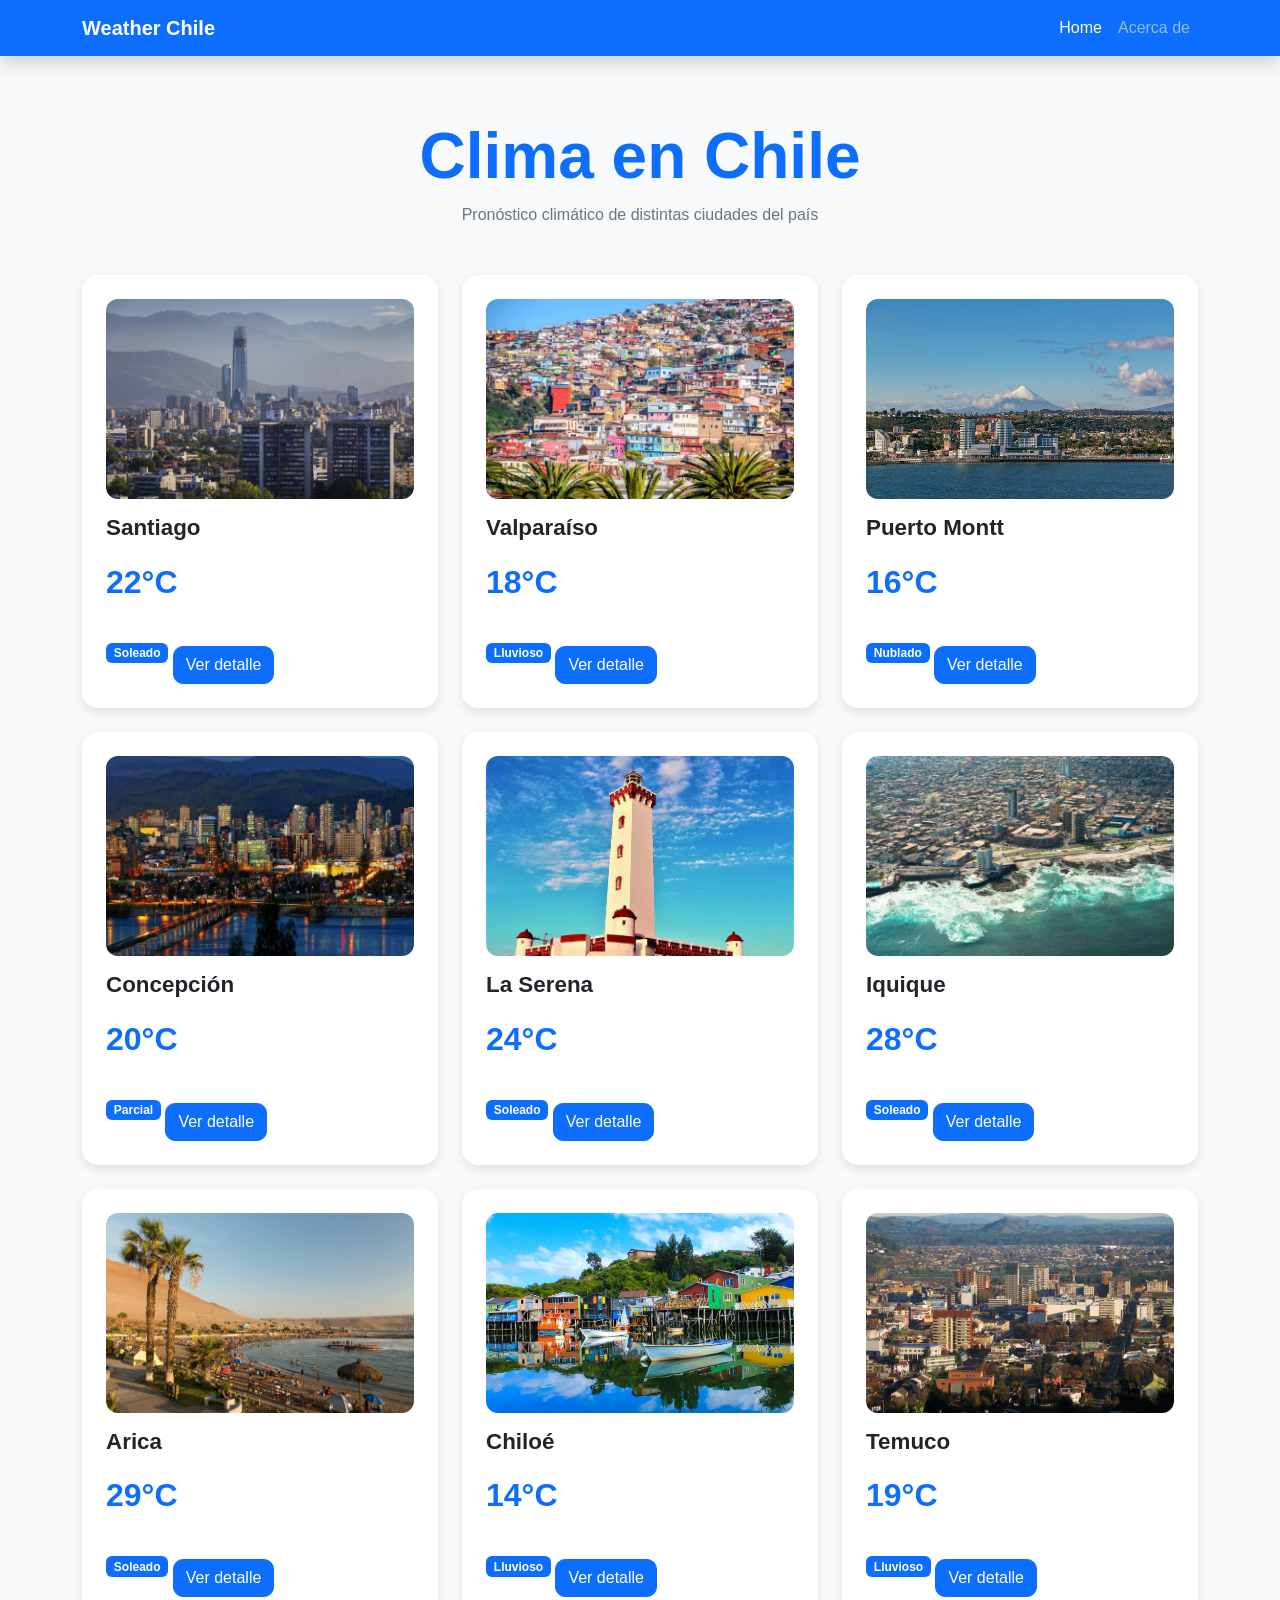
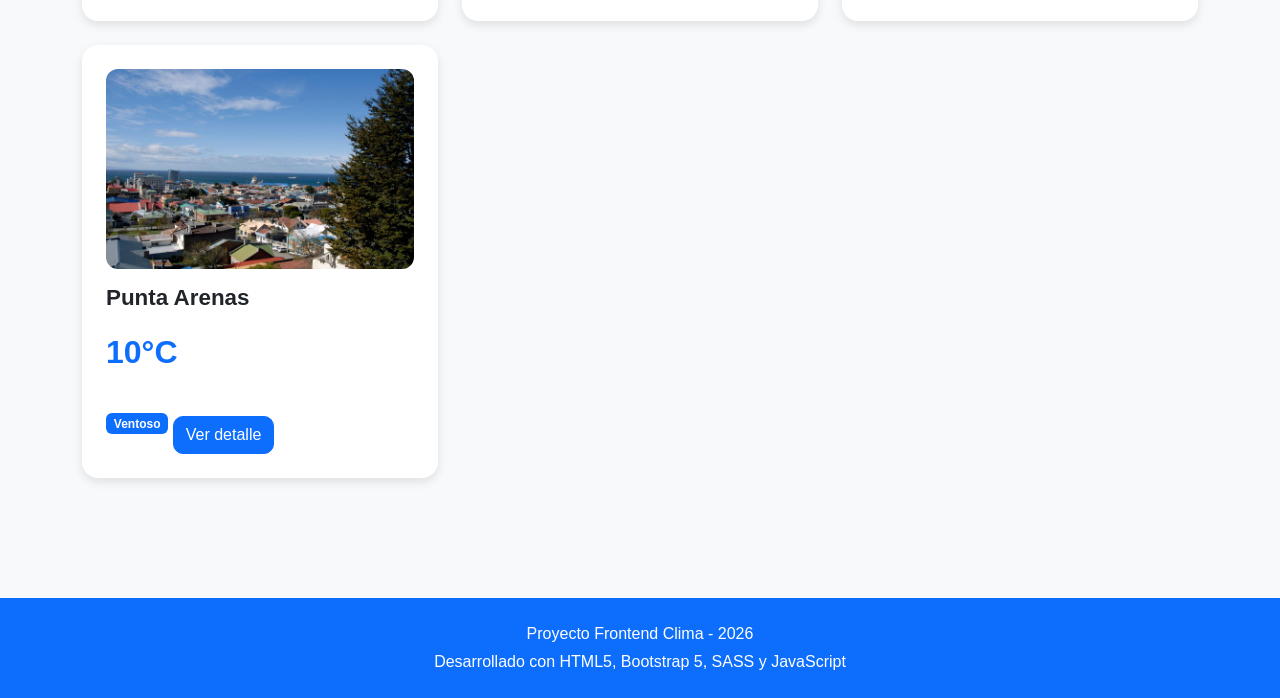
<file: index.html>
<!doctype html>
<html lang="es">
    <head>
        <meta charset="UTF-8" />
        <meta name="viewport" content="width=device-width, initial-scale=1.0" />

        <title>Weather Chile App</title>

        <link
            href="https://cdn.jsdelivr.net/npm/bootstrap@5.3.8/dist/css/bootstrap.min.css"
            rel="stylesheet"
            integrity="sha384-sRIl4kxILFvY47J16cr9ZwB07vP4J8+LH7qKQnuqkuIAvNWLzeN8tE5YBujZqJLB"
            crossorigin="anonymous"
        />

        <link rel="stylesheet" href="assets/css/main.css" />
    </head>

    <body class="weather-app">
        <header class="weather-app__header">
            <nav
                class="navbar navbar-expand-lg navbar-dark bg-primary fixed-top shadow"
            >
                <div class="container">
                    <a class="navbar-brand fw-bold" href="index.html">
                        Weather Chile
                    </a>

                    <button
                        class="navbar-toggler"
                        type="button"
                        data-bs-toggle="collapse"
                        data-bs-target="#navbarNav"
                    >
                        <span class="navbar-toggler-icon"></span>
                    </button>

                    <div class="collapse navbar-collapse" id="navbarNav">
                        <ul class="navbar-nav ms-auto">
                            <li class="nav-item">
                                <a class="nav-link active" href="index.html">
                                    Home
                                </a>
                            </li>

                            <li class="nav-item">
                                <a class="nav-link" href="about.html">
                                    Acerca de
                                </a>
                            </li>
                        </ul>
                    </div>
                </div>
            </nav>
        </header>

        <main class="weather-app__content container py-5">
            <section class="text-center mb-5">
                <h1 class="weather-app__title display-3">Clima en Chile</h1>

                <p class="weather-app__subtitle">
                    Pronóstico climático de distintas ciudades del país
                </p>
            </section>

            <section>
                <div class="row" id="cities-container"></div>
            </section>
        </main>

        <footer class="weather-app__footer text-center py-4">
            <p class="mb-1">Proyecto Frontend Clima - 2026</p>

            <p class="mb-0">
                Desarrollado con HTML5, Bootstrap 5, SASS y JavaScript
            </p>
        </footer>

        <script src="assets/js/app.js"></script>

        <script
            src="https://cdn.jsdelivr.net/npm/bootstrap@5.3.8/dist/js/bootstrap.bundle.min.js"
            integrity="sha384-FKyoEForCGlyvwx9Hj09JcYn3nv7wiPVlz7YYwJrWVcXK/BmnVDxM+D2scQbITxI"
            crossorigin="anonymous"
        ></script>
    </body>
</html>
</file>
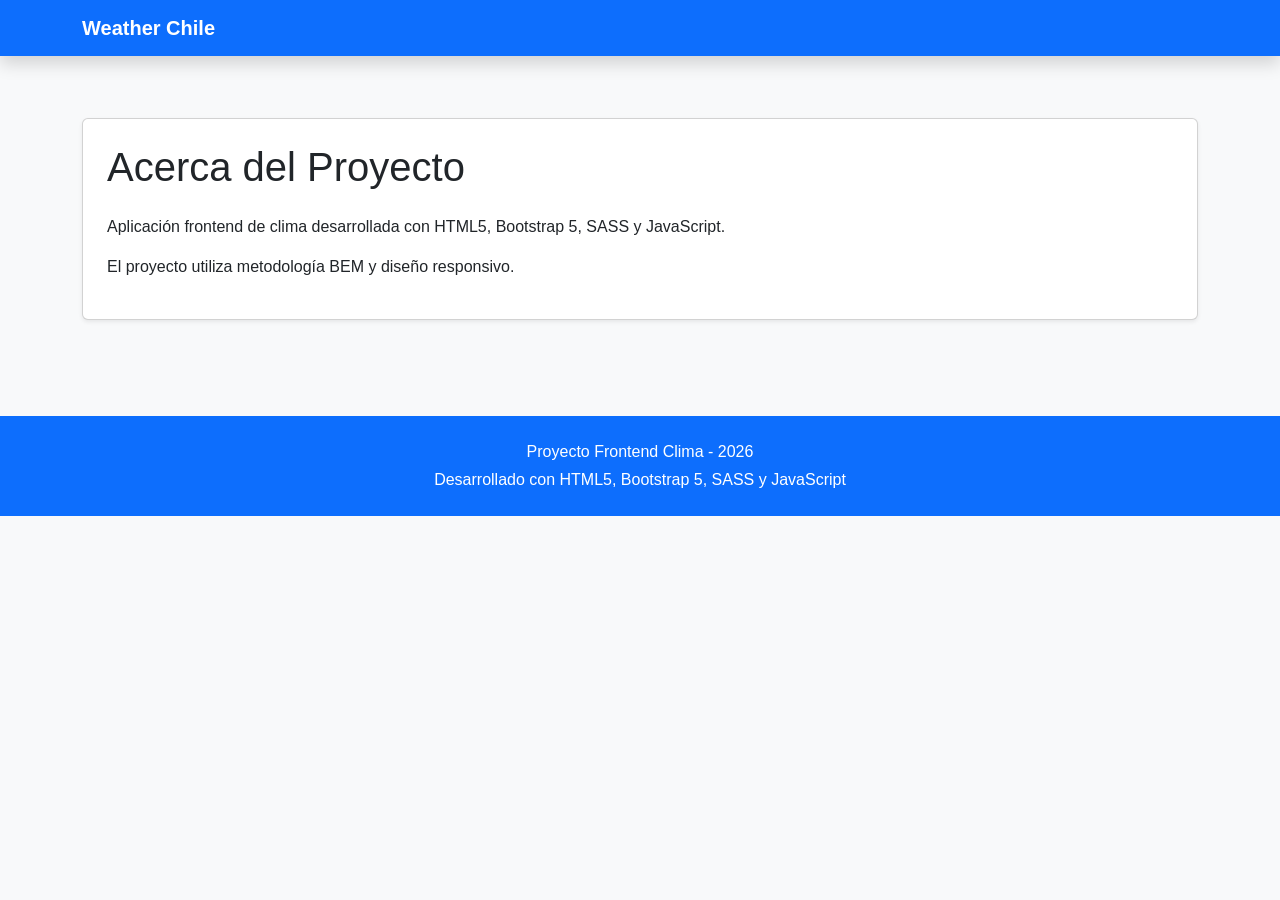
<file: about.html>
<!doctype html>
<html lang="es">
    <head>
        <meta charset="UTF-8" />
        <meta name="viewport" content="width=device-width, initial-scale=1.0" />

        <title>Acerca del Proyecto</title>

        <link
            href="https://cdn.jsdelivr.net/npm/bootstrap@5.3.8/dist/css/bootstrap.min.css"
            rel="stylesheet"
            integrity="sha384-sRIl4kxILFvY47J16cr9ZwB07vP4J8+LH7qKQnuqkuIAvNWLzeN8tE5YBujZqJLB"
            crossorigin="anonymous"
        />

        <link rel="stylesheet" href="assets/css/main.css" />
    </head>

    <body class="weather-app">
        <header class="weather-app__header">
            <nav
                class="navbar navbar-expand-lg navbar-dark bg-primary fixed-top shadow"
            >
                <div class="container">
                    <a class="navbar-brand fw-bold" href="index.html">
                        Weather Chile
                    </a>
                </div>
            </nav>
        </header>

        <main class="container py-5">
            <section class="card shadow-sm p-4">
                <h1 class="mb-4">Acerca del Proyecto</h1>

                <p>
                    Aplicación frontend de clima desarrollada con HTML5,
                    Bootstrap 5, SASS y JavaScript.
                </p>

                <p>El proyecto utiliza metodología BEM y diseño responsivo.</p>
            </section>
        </main>

        <footer class="weather-app__footer text-center py-4">
            <p class="mb-1">Proyecto Frontend Clima - 2026</p>

            <p class="mb-0">
                Desarrollado con HTML5, Bootstrap 5, SASS y JavaScript
            </p>
        </footer>

        <script
            src="https://cdn.jsdelivr.net/npm/bootstrap@5.3.8/dist/js/bootstrap.bundle.min.js"
            integrity="sha384-FKyoEForCGlyvwx9Hj09JcYn3nv7wiPVlz7YYwJrWVcXK/BmnVDxM+D2scQbITxI"
            crossorigin="anonymous"
        ></script>
    </body>
</html>
</file>
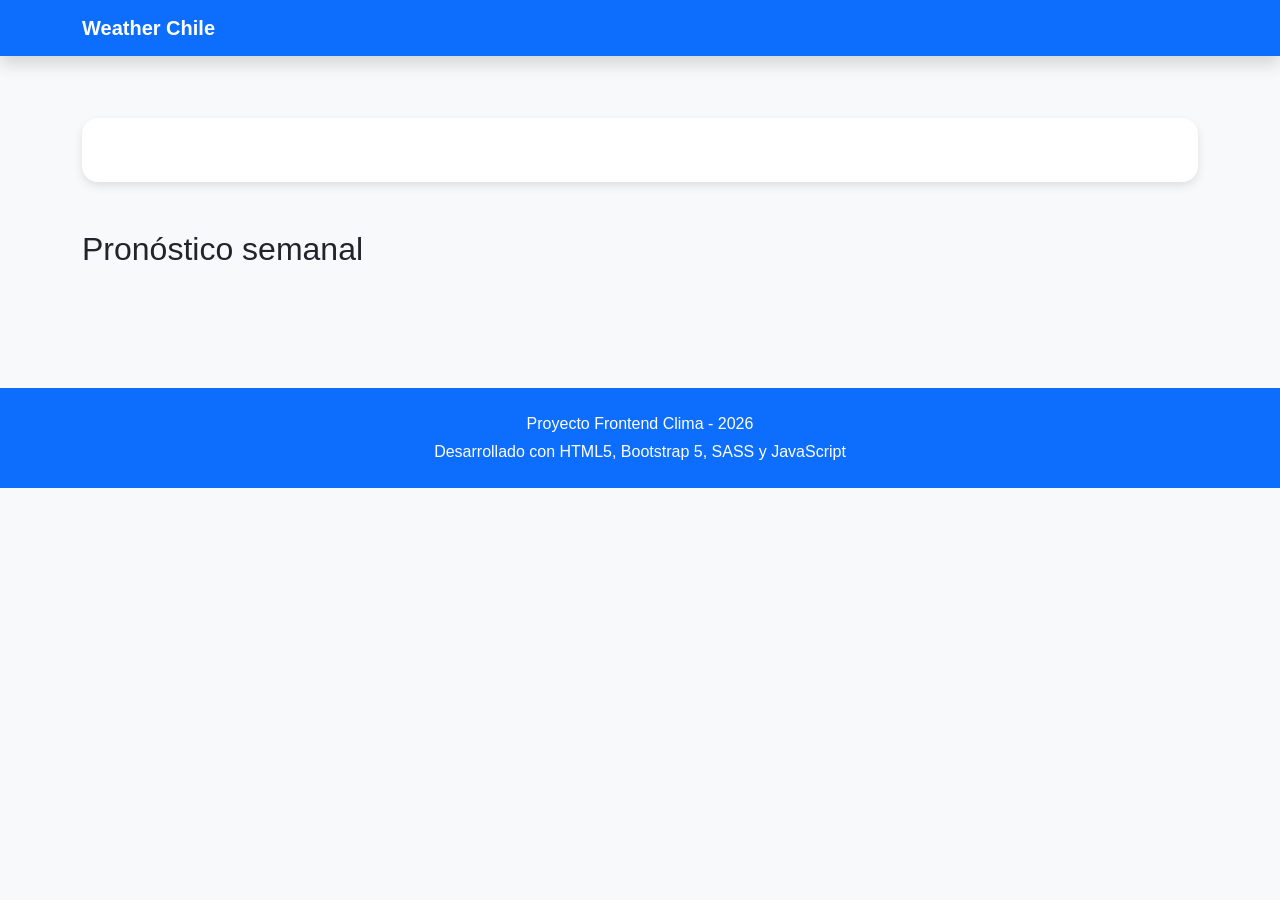
<file: detail.html>
<!doctype html>
<html lang="es">
    <head>
        <meta charset="UTF-8" />
        <meta name="viewport" content="width=device-width, initial-scale=1.0" />

        <title>Detalle del Clima</title>

        <link
            href="https://cdn.jsdelivr.net/npm/bootstrap@5.3.8/dist/css/bootstrap.min.css"
            rel="stylesheet"
            integrity="sha384-sRIl4kxILFvY47J16cr9ZwB07vP4J8+LH7qKQnuqkuIAvNWLzeN8tE5YBujZqJLB"
            crossorigin="anonymous"
        />

        <link rel="stylesheet" href="assets/css/main.css" />
    </head>

    <body class="weather-app">
        <header class="weather-app__header">
            <nav
                class="navbar navbar-expand-lg navbar-dark bg-primary fixed-top shadow"
            >
                <div class="container">
                    <a class="navbar-brand fw-bold" href="index.html">
                        Weather Chile
                    </a>
                </div>
            </nav>
        </header>

        <main class="container py-5">
            <section id="city-detail" class="weather-detail mb-5"></section>

            <section>
                <h2 class="mb-4">Pronóstico semanal</h2>

                <div class="row" id="forecast"></div>
            </section>
        </main>

        <footer class="weather-app__footer text-center py-4">
            <p class="mb-1">Proyecto Frontend Clima - 2026</p>

            <p class="mb-0">
                Desarrollado con HTML5, Bootstrap 5, SASS y JavaScript
            </p>
        </footer>

        <script src="assets/js/app.js"></script>

        <script
            src="https://cdn.jsdelivr.net/npm/bootstrap@5.3.8/dist/js/bootstrap.bundle.min.js"
            integrity="sha384-FKyoEForCGlyvwx9Hj09JcYn3nv7wiPVlz7YYwJrWVcXK/BmnVDxM+D2scQbITxI"
            crossorigin="anonymous"
        ></script>
    </body>
</html>
</file>
<file: assets/css/main.css>
* {
  margin: 0;
  padding: 0;
  box-sizing: border-box;
}

body {
  padding-top: 70px;
  background-color: #f8f9fa;
  font-family: Arial, Helvetica, sans-serif;
}

.weather-app__title {
  color: #0d6efd;
  font-weight: bold;
}

.weather-app__subtitle {
  color: #6c757d;
}

.weather-app__footer {
  background-color: #0d6efd;
  color: #ffffff;
  margin-top: 3rem;
}

.place-card {
  background-color: #ffffff;
  border-radius: 16px;
  padding: 1.5rem;
  box-shadow: 0 4px 10px rgba(0, 0, 0, 0.1);
  transition: 0.2s;
  height: 100%;
}
.place-card:hover {
  transform: translateY(-5px);
}
.place-card__image {
  width: 100%;
  height: 200px;
  -o-object-fit: cover;
     object-fit: cover;
  border-radius: 12px;
  margin-bottom: 1rem;
}
.place-card__name {
  font-size: 1.4rem;
  font-weight: bold;
  margin-bottom: 1rem;
}
.place-card__temp {
  font-size: 2rem;
  font-weight: bold;
  color: #0d6efd;
}

.weather-button {
  border-radius: 10px;
}

.weather-detail {
  background-color: #ffffff;
  padding: 2rem;
  border-radius: 16px;
  box-shadow: 0 4px 10px rgba(0, 0, 0, 0.1);
}/*# sourceMappingURL=main.css.map */
</file>
